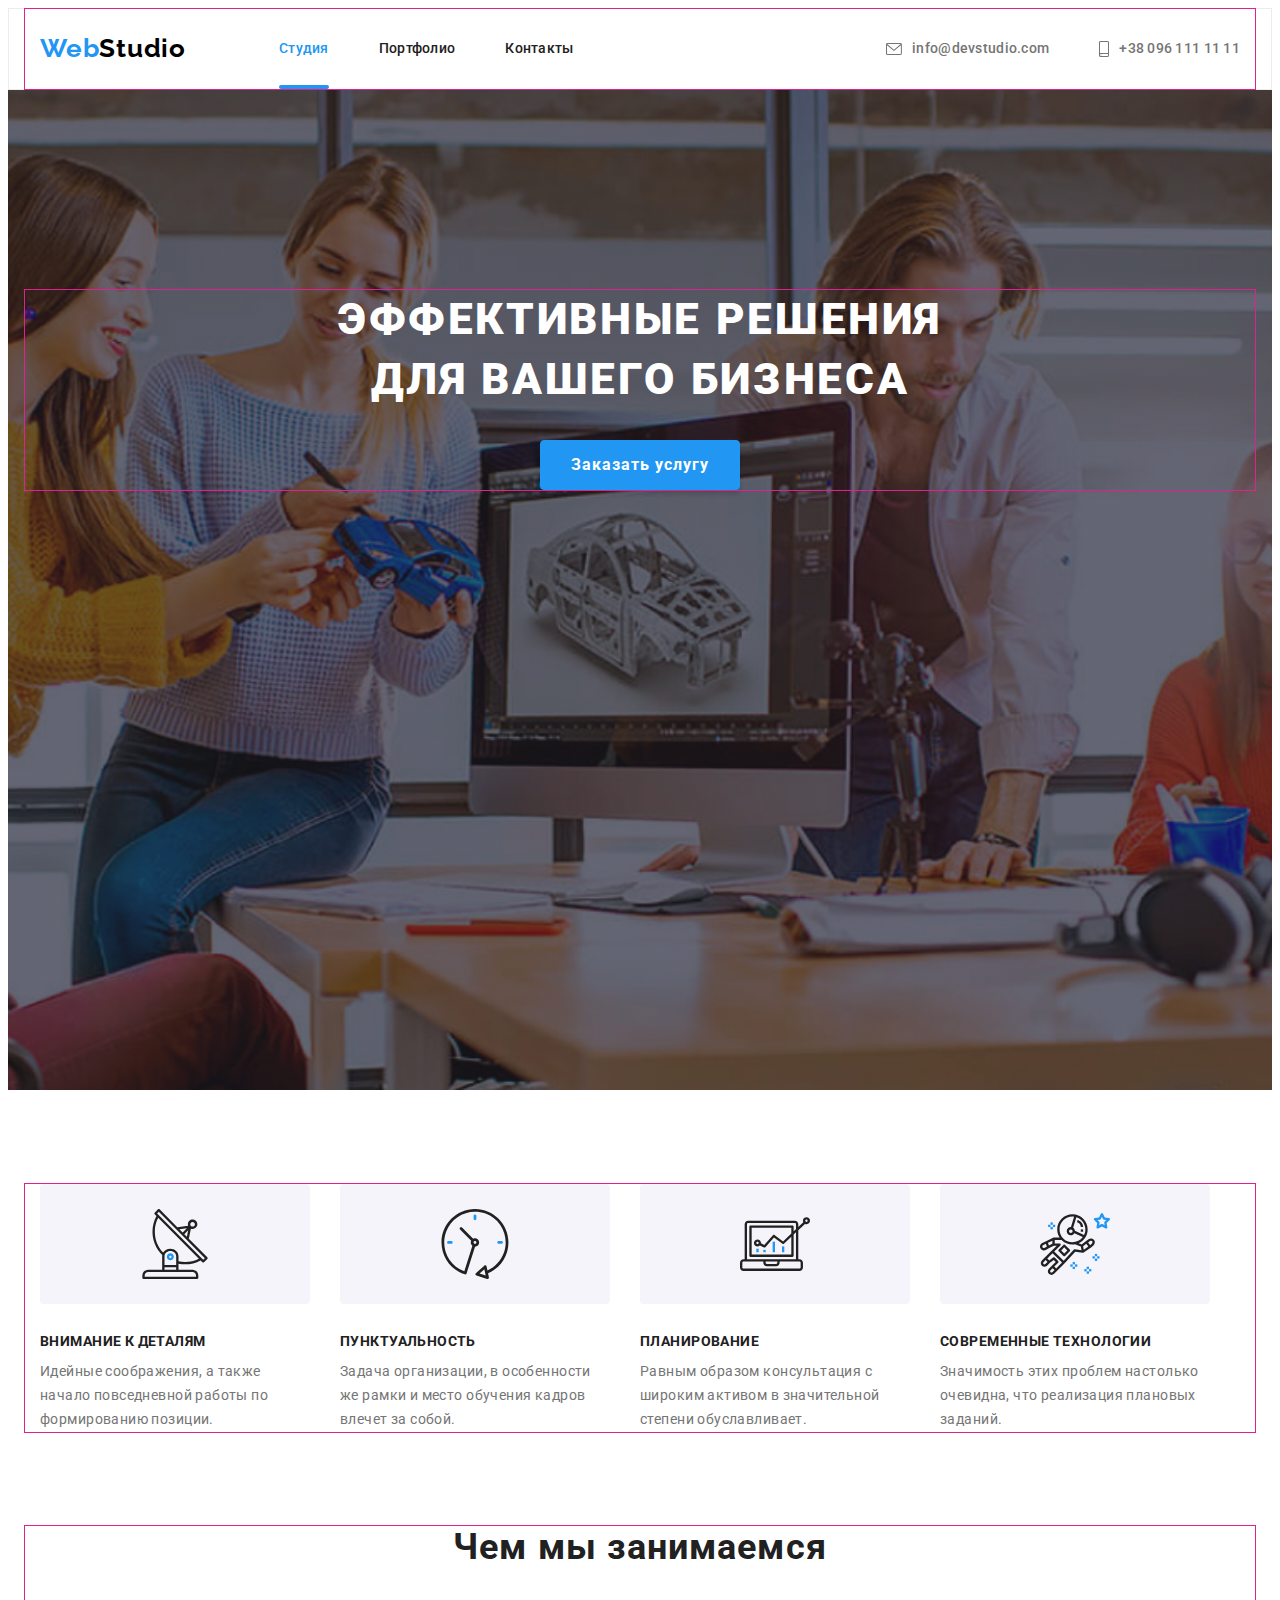
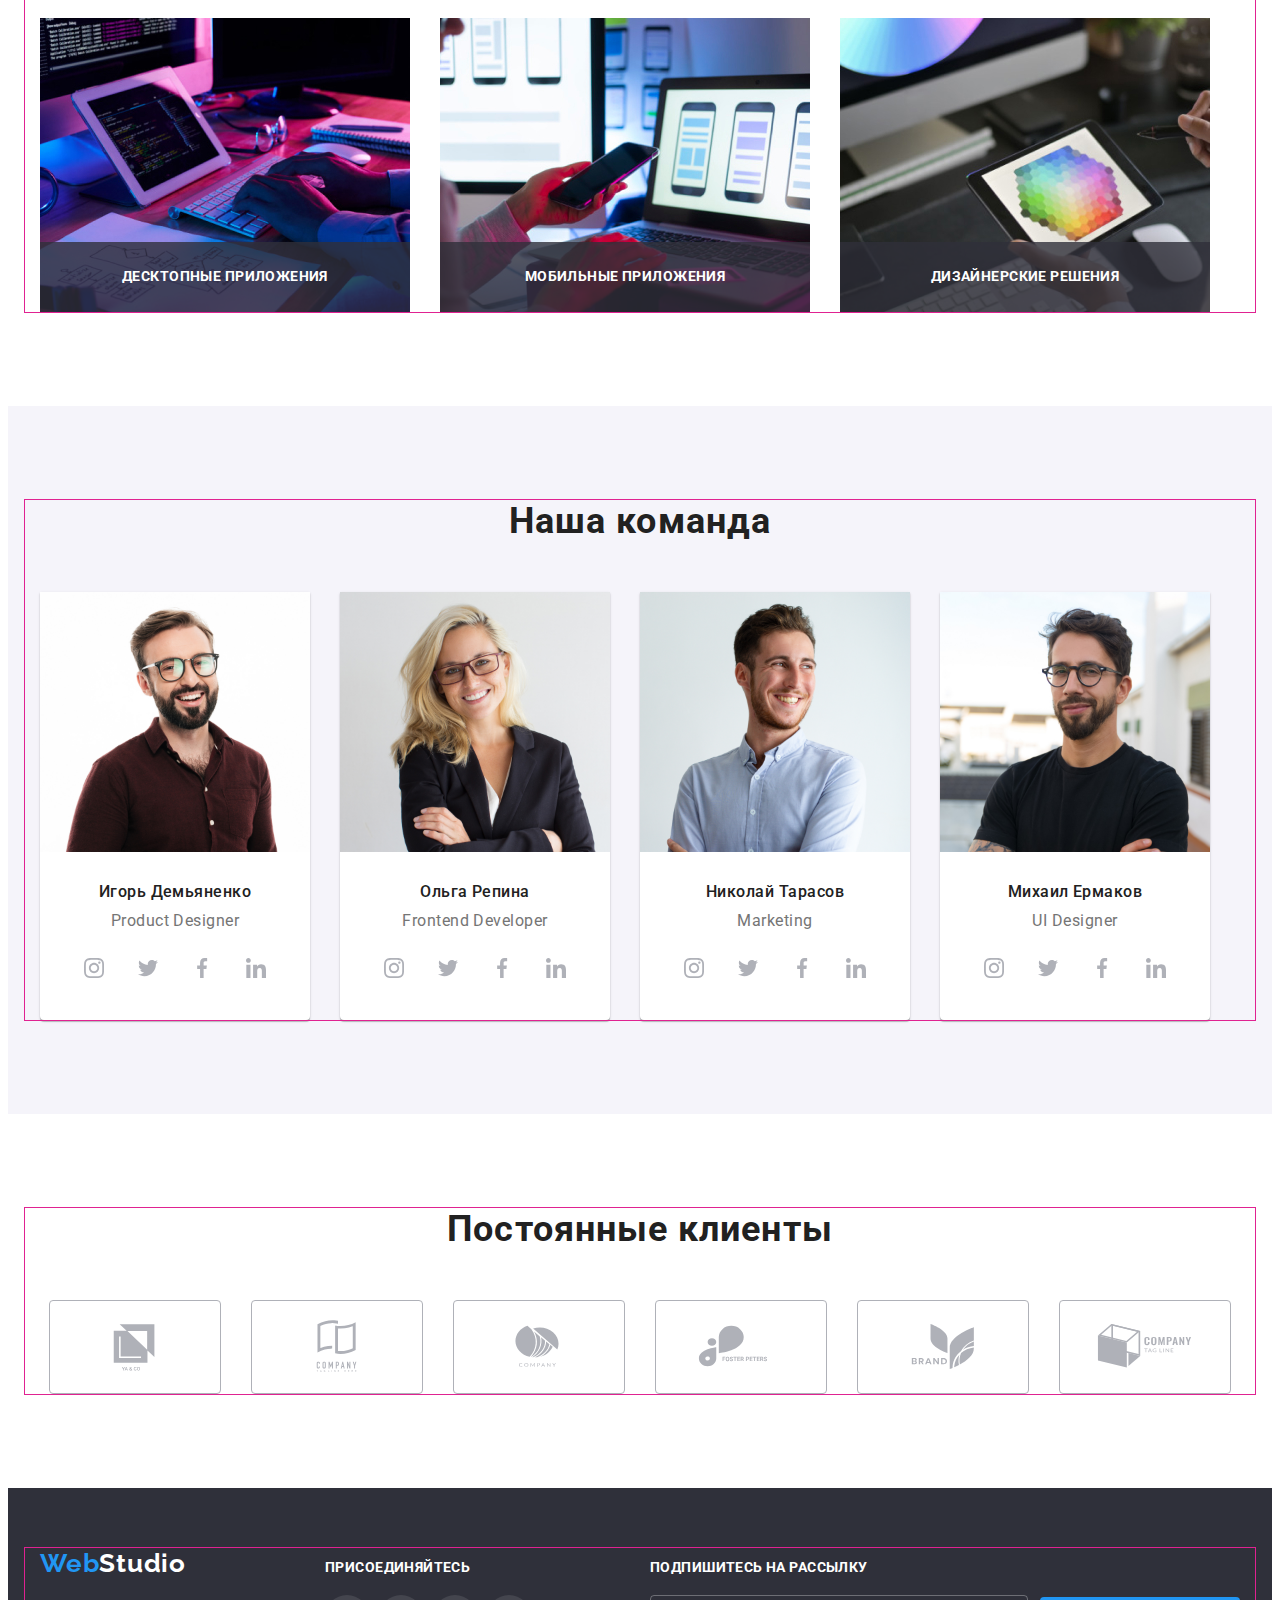
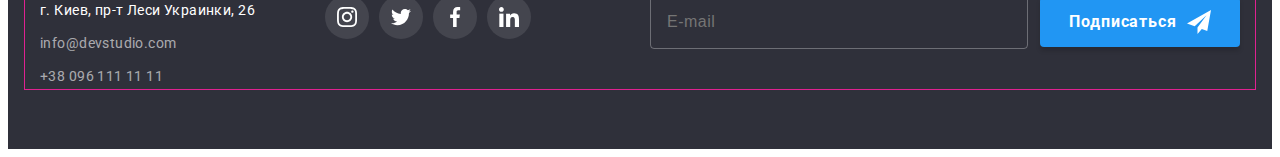
<file: index.html>
<!DOCTYPE html>
<html lang="ru">
<head>
    <meta charset="UTF-8">
    <meta http-equiv="X-UA-Compatible" content="IE=edge">
    <meta name="viewport" content="width=device-width, initial-scale=1.0">
    <link rel="preconnect" href="https://fonts.googleapis.com">
    <link rel="preconnect" href="https://fonts.gstatic.com" crossorigin>
    <link href="https://fonts.googleapis.com/css2?family=Raleway:wght@700&family=Roboto:wght@400;500;700;900&display=swap"
        rel="stylesheet">
        <link rel="stylesheet" href="https://cdnjs.cloudflare.com/ajax/libs/modern-normalize/1.1.0/modern-normalize.min.css"
            integrity="sha512-wpPYUAdjBVSE4KJnH1VR1HeZfpl1ub8YT/NKx4PuQ5NmX2tKuGu6U/JRp5y+Y8XG2tV+wKQpNHVUX03MfMFn9Q=="
            crossorigin="anonymous" referrerpolicy="no-referrer" />
    <link rel="stylesheet" href="./css/styles.css">
    <title>Студия</title>
</head>
<body>
   <header class="header">
       <div class="container">
       <nav class="header-navigation">
           <a href="" lang="en" class="logo link"> <span class="accent">Web</span>Studio</a>
           <ul class="header-list list"> 
               <li class="header-item"><a href="" class="header-link link current">Студия</a></li>
               <li class="header-item"><a href="./portfolio.html" class="header-link link">Портфолио</a></li>
               <li class="header-item"><a href="" class="header-link link">Контакты</a></li>
           </ul>
       </nav>
            <ul class="header-list-contacts list">
                <li class="header-item-contacts">
                    <a href="mailto:info@devstudio.com" class="header-link-contacts link current "> 
                <svg class="icon-envelope current" width="16" height="12">
                    <use href="./images/icons.svg#icon-envelope"></use>
                </svg>  info@devstudio.com</a>
                </li>
                <li class="header-item-contacts">
                        <a href="tel:+380961111111" class="header-link-contacts link ">
                        <svg class="icon-smartphone" width="10" height="16">
                            <use href="./images/icons.svg#icon-smartphone"></use>
                        </svg> +38 096 111 11 11</a>
                    </li>
            </ul>
        </div>
          </header>
   <main>
      <section class="hero section">
          <div class="container ">
          <h1 class="hero-title">Эффективные решения для вашего бизнеса</h1>
          <button type="button" class="hero-btn" data-modal-open >Заказать услугу</button>
          </div>
      </section> 
      <section class="feature section">
        <div class="container">
          <h2  class="feature-top-title visually-hidden">Преимущества</h2>
          <ul class="feature-list list">
              <li class="feature-item">
                  <div class="feature-icon">
                    <svg class="icon-antenna" width="70" height="70">
                    <use href="./images/icons.svg#icon-antenna-1"></use>
                </svg></div>
                  <h3 class="feature-bottom-title">Внимание к деталям</h3>
                  <p class="feature-text">Идейные соображения, а также начало повседневной работы по формированию позиции.</p>
              </li>
              <li class="feature-item">
                <div class="feature-icon">
                <svg class="icon-clock" width="70" height="70">
                    <use href="./images/icons.svg#icon-clock-1"></use>
                </svg></div>
                  <h3 class="feature-bottom-title">Пунктуальность</h3>
                  <p class="feature-text">Задача организации, в особенности  же рамки и место обучения кадров  влечет за собой.</p>
              </li>
              <li class="feature-item">
                <div class="feature-icon">
                <svg class="icon-diagram" width="70" height="70">
                    <use href="./images/icons.svg#icon-diagram-1"></use>
                </svg></div>
                  <h3 class="feature-bottom-title">Планирование</h3>
                  <p class="feature-text">Равным образом консультация с  широким активом в значительной степени обуславливает.</p>
              </li>
              <li class="feature-item">
                <div class="feature-icon">
                <svg class="icon-astronaut" width="70" height="70">
                    <use href="./images/icons.svg#icon-astronaut-1"></use>
                </svg></div>
                  <h3 class="feature-bottom-title">Современные технологии</h3>
                  <p class="feature-text">Значимость этих проблем настолько  очевидна, что реализация плановых заданий.</p>
              </li>
          </ul>
          </div>
      </section>
      <section class="work section">
          <div class="container">
          <h2 class="work-title">Чем мы занимаемся</h2>
          <ul class="work-list list">
              <li class="work-item">
                <div class="work-thumb">
                    <img src="./images/box1.jpg" alt="работа с ноутбуками" width="370">
                <div class="work-thumb-title">
                    <h3 class="work-bottom-title">Десктопные приложения</h3>
                </div>
                </div>
            </li>
              <li class="work-item">
                  <div class="work-thumb">
                  <img src="./images/box2.jpg" alt="работа со сматрфоном" width="370">
                <div class="work-thumb-title">
                    <h3 class="work-bottom-title">Мобильные приложения</h3>
                </div>
                </div>
            </li>
              <li class="work-item">
                  <div class="work-thumb">
                  <img src="./images/box3.jpg" alt="работа с планшетом" width="370">
                <div class="work-thumb-title">
                    <h3 class="work-bottom-title">Дизайнерские решения</h3>
                </div>
                </div>
            </li>
          </ul>
        </div>
      </section>
      <section class="team section">
          <div class="container">
          <h2 class="team-top-title">Наша команда</h2>
          <ul class="team-list list">
              <li class="team-item">
                  <img class="team-img" src="./images/photo1.jpg" alt="Product Designer" width="270">
                  <h3 class="team-bottom-title">Игорь Демьяненко</h3>
                  <p lang="en" class="team-text">Product Designer</p>
                  <ul class="team-soc-list  list">
                      <li class="team-soc-item current"><a class="team-soc-link current" href="">
                          <svg class="team-soc-icon current" width="20" height="20">
                        <use href="./images/icons.svg#icon-instagram-2"></use>
                    </svg></a></li>
                      <li class="team-soc-item"><a class="team-soc-link" href="">
                          <svg class="team-soc-icon" width="20" height="20">
                        <use href="./images/icons.svg#icon-twitter-1"></use>
                    </svg></a></li>
                      <li class="team-soc-item"><a class="team-soc-link" href="">
                          <svg class="team-soc-icon" width="20" height="20">
                        <use href="./images/icons.svg#icon-facebook-1"></use>
                    </svg></a></li>
                      <li class="team-soc-item"><a class="team-soc-link" href="">
                          <svg class="team-soc-icon" width="20" height="20">
                        <use href="./images/icons.svg#icon-linkedin-1"></use>
                    </svg></a></li>
                  </ul>
              </li>
              <li class="team-item">
                  <img class="team-img" src="./images/photo2.jpg" alt="Ольга Репин" width="270">
                  <h3 class="team-bottom-title">Ольга Репина</h3>
                  <p lang="en" class="team-text">Frontend Developer</p>
                <ul class="team-soc-list  list">
                    <li class="team-soc-item"><a class="team-soc-link" href="">
                            <svg class="team-soc-icon" width="20" height="20">
                                <use href="./images/icons.svg#icon-instagram-2"></use>
                            </svg></a></li>
                    <li class="team-soc-item"><a class="team-soc-link" href="">
                            <svg class="team-soc-icon" width="20" height="20">
                                <use href="./images/icons.svg#icon-twitter-1"></use>
                            </svg></a></li>
                    <li class="team-soc-item"><a class="team-soc-link" href="">
                            <svg class="team-soc-icon" width="20" height="20">
                                <use href="./images/icons.svg#icon-facebook-1"></use>
                            </svg></a></li>
                    <li class="team-soc-item"><a class="team-soc-link" href="">
                            <svg class="team-soc-icon" width="20" height="20">
                                <use href="./images/icons.svg#icon-linkedin-1"></use>
                            </svg></a></li>
                </ul>
              </li>
              <li class="team-item">
                  <img class="team-img" src="./images/photo3.jpg" alt="Николай Тарасов" width="270">
                  <h3 class="team-bottom-title">Николай Тарасов</h3>
                  <p lang="en" class="team-text">Marketing</p>
                <ul class="team-soc-list  list">
                    <li class="team-soc-item"><a class="team-soc-link" href="">
                            <svg class="team-soc-icon" width="20" height="20">
                                <use href="./images/icons.svg#icon-instagram-2"></use>
                            </svg></a></li>
                    <li class="team-soc-item"><a class="team-soc-link" href="">
                            <svg class="team-soc-icon" width="20" height="20">
                                <use href="./images/icons.svg#icon-twitter-1"></use>
                            </svg></a></li>
                    <li class="team-soc-item"><a class="team-soc-link" href="">
                            <svg class="team-soc-icon" width="20" height="20">
                                <use href="./images/icons.svg#icon-facebook-1"></use>
                            </svg></a></li>
                    <li class="team-soc-item"><a class="team-soc-link" href="">
                            <svg class="team-soc-icon" width="20" height="20">
                                <use href="./images/icons.svg#icon-linkedin-1"></use>
                            </svg></a></li>
                </ul>
              </li>
              <li class="team-item">
                  <img class="team-img" src="./images/photo4.jpg" alt="Михаил Ермаков" width="270">
                  <h3 class="team-bottom-title">Михаил Ермаков</h3>
                  <p lang="en" class="team-text">UI Designer</p>
                <ul class="team-soc-list  list">
                    <li class="team-soc-item"><a class="team-soc-link" href="">
                            <svg class="team-soc-icon" width="20" height="20">
                                <use href="./images/icons.svg#icon-instagram-2"></use>
                            </svg></a></li>
                    <li class="team-soc-item"><a class="team-soc-link" href="">
                            <svg class="team-soc-icon" width="20" height="20">
                                <use href="./images/icons.svg#icon-twitter-1"></use>
                            </svg></a></li>
                    <li class="team-soc-item"><a class="team-soc-link" href="">
                            <svg class="team-soc-icon" width="20" height="20">
                                <use href="./images/icons.svg#icon-facebook-1"></use>
                            </svg></a></li>
                    <li class="team-soc-item"><a class="team-soc-link" href="">
                            <svg class="team-soc-icon" width="20" height="20">
                                <use href="./images/icons.svg#icon-linkedin-1"></use>
                            </svg></a></li>
                </ul>
              </li>
          </ul>
        </div>
      </section>
      <section class="clients section">
        <div class="container">
            <h2 class="clients-title">Постоянные клиенты</h2>
            <ul class="clients-list list">
                <li class="clients-item"><a class="clients-link" href="">
                    <svg class="clients-icon" width="106" height="60">
                        <use href="./images/icons.svg#icon-Logo"></use>
                    </svg>
                </a></li>
                <li class="clients-item"><a class="clients-link" href="">
                    <svg class="clients-icon" width="106" height="60">
                        <use href="./images/icons.svg#icon-Logo1"></use>
                    </svg>
                </a></li>
                <li class="clients-item"><a class="clients-link" href="">
                    <svg class="clients-icon" width="106" height="60">
                        <use href="./images/icons.svg#icon-Logo2"></use>
                    </svg>
                </a></li>
                <li class="clients-item "><a class="clients-link current" href="">
                    <svg class="clients-icon" width="106" height="60">
                        <use href="./images/icons.svg#icon-Logo3"></use>
                    </svg>
                </a></li>
                <li class="clients-item"><a class="clients-link" href="">
                    <svg class="clients-icon" width="106" height="60">
                        <use href="./images/icons.svg#icon-Logo4"></use>
                    </svg>
                </a></li>
                <li class="clients-item"><a class="clients-link" href="">
                    <svg class="clients-icon" width="106" height="60">
                        <use href="./images/icons.svg#icon-Logo5"></use>
                    </svg>
                </a></li>
            </ul>
        </div>
      </section>
   </main>
   <footer class="footer">
       <div class="container footer-contacts">
           <div class="addresses">
    <a href="" lang="en" class="logo-second link"><span class="accent">Web</span>Studio</a>
       <address class="footer-address">
        <ul class="footer-list list">
            <li class="footer-item-address">г. Киев, пр-т Леси Украинки, 26</li>
            <li class="footer-item mail"><a href="mailto:info@devstudio.com" class="footer-link link">info@devstudio.com</a></li>
             <li class="footer-item"><a href="tel:+380961111111" class="footer-link link">+38 096 111 11 11</a></li>
        </ul>
    </address></div>
    <div class="social">
    <p class="footer-text">присоединяйтесь</p>
    <ul class="footer-soc-list list">
        <li class="footer-soc-item"><a class="footer-soc-link" href="">
            <svg class="footer-soc-icon" width="20" height="20">
            <use href="./images/icons.svg#icon-instagram-2"></use>
        </svg></a></li>
        <li class="footer-soc-item"><a class="footer-soc-link current"  href="">
            <svg class="footer-soc-icon" width="20" height="20">
            <use href="./images/icons.svg#icon-twitter-1"></use>
        </svg></a></li>
        <li class="footer-soc-item"><a class="footer-soc-link"  href="">
            <svg class="footer-soc-icon" width="20" height="20">
            <use href="./images/icons.svg#icon-facebook-1"></use>
        </svg></a></li>
        <li class="footer-soc-item"><a class="footer-soc-link"  href="">
            <svg class="footer-soc-icon" width="20" height="20">
            <use href="./images/icons.svg#icon-linkedin-1"></use>
        </svg></a></li>
    </ul></div>
    <div class="footer-form">
        <p class="footer-form-text">Подпишитесь на рассылку</p>
            <form class="footer-form-content">
            <input 
            type="email"
            class="footer-input"
            name="user-email"
            placeholder="E-mail">
            <button type="submit" class="footer-form-btn">Подписаться
                <svg class="footer-form-icon" width="24" height="24">
                    <use href="./images/icons.svg#icon-icon-send1"></use>
                </svg>
            </button>
        </form>
        </div>
        </div>
       </footer>
       <div class="backdrop is-hidden" data-modal>
           <div class="modal">
               <svg class="modal-close" width="18" height="18" data-modal-close>
                <use href="./images/icons.svg#icon-close-black-18dp-2-1"></use>
               </svg>
               <p class="modal-text">Оставьте свои данные, мы вам перезвоним</p>
               <form>
                <div class="modal-field">
                    <label for="name" class="modal-label">Имя</label>
                    <div class="modal-input-wrap">
                    <input
                     type="text"
                     name="name"
                     id="name"
                     class="modal-input" />
                    <svg class="modal-field-icon" width="18" height="18">
                        <use href="./images/icons.svg#icon-person-black-18dp-1"></use>
                    </svg></div>
                </div>
                <div class="modal-field">
                    <label for="tel" class="modal-label">Телефон</label>
                    <div class="modal-input-wrap">
                    <input
                     type="tel"
                     name="tel"
                     id="tel" 
                     class="modal-input"/>
                    <svg class="modal-field-icon" width="18" height="18">
                        <use href="./images/icons.svg#icon-phone-black-18dp-1"></use>
                    </svg></div>
                </div>
                <div class="modal-field">
                    <label for="email" class="modal-label">Почта</label>
                    <div class="modal-input-wrap">
                    <input 
                     type="email"
                     name="email"
                     id="email"
                     class="modal-input"
                     />
                    <svg  class="modal-field-icon" width="18" height="18">
                        <use href="./images/icons.svg#icon-email-black-18dp-1"></use>
                    </svg></div>
                </div>
                <div class="modal-field-area">
                    <label for="text" class="modal-label">Комментарий</label>
                <textarea
                    name="text"
                    id="text"
                    placeholder="Введите текст"
                    class="modal-area"
                ></textarea>
                </div>
                <div class="modal-field-check">
                    <input
                    type="checkbox" 
                    class="input-check visually-hidden"
                    id="input-check"
                    name="policy" 
                    value="policy" />
                    <label for="input-check" 
                    class="check-text">Соглашаюсь с рассылкой и принимаю<a href="" class="check-link">Условия договора</a>
                    </label>
                </div>
                <button type="submit" class="modal-field-btn">Отправить</button>
               </form>
           </div>
       </div>
    <script src="./js/modal.js"></script>
</body>
</html>
</file>
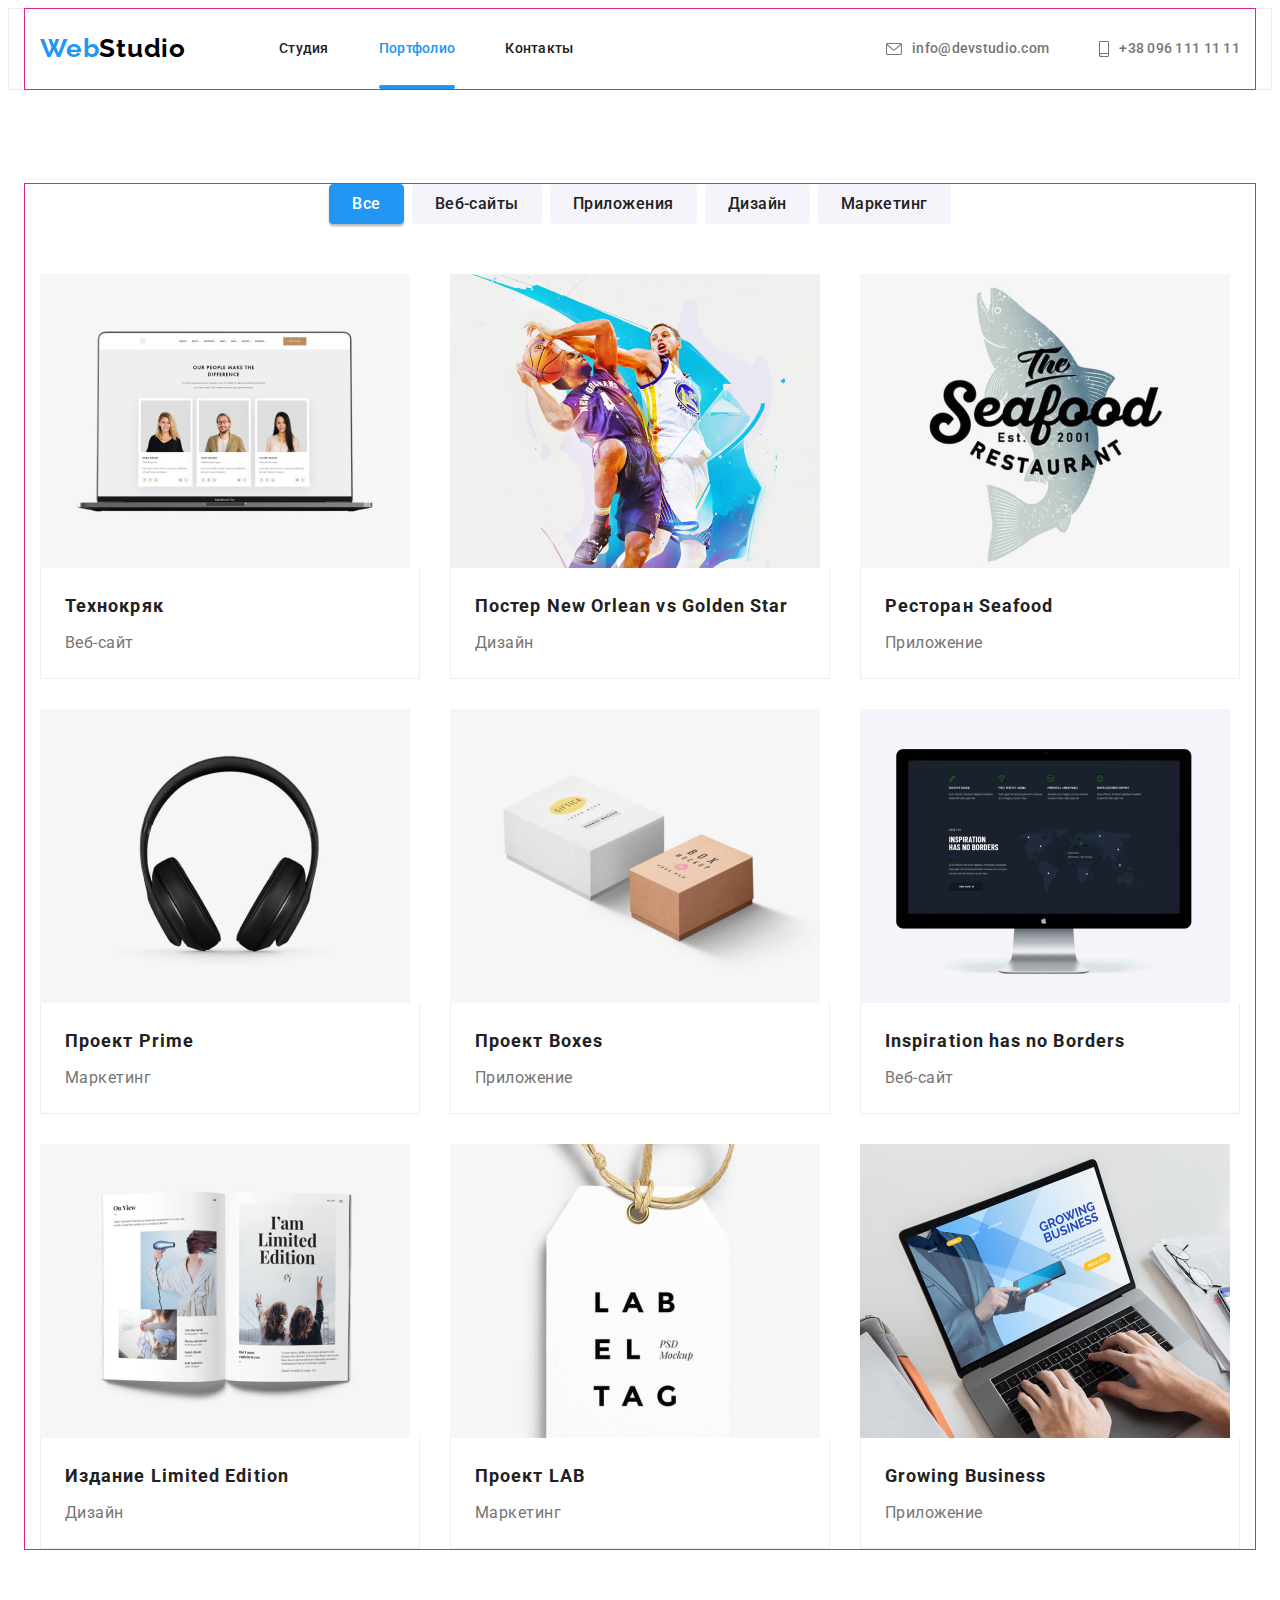
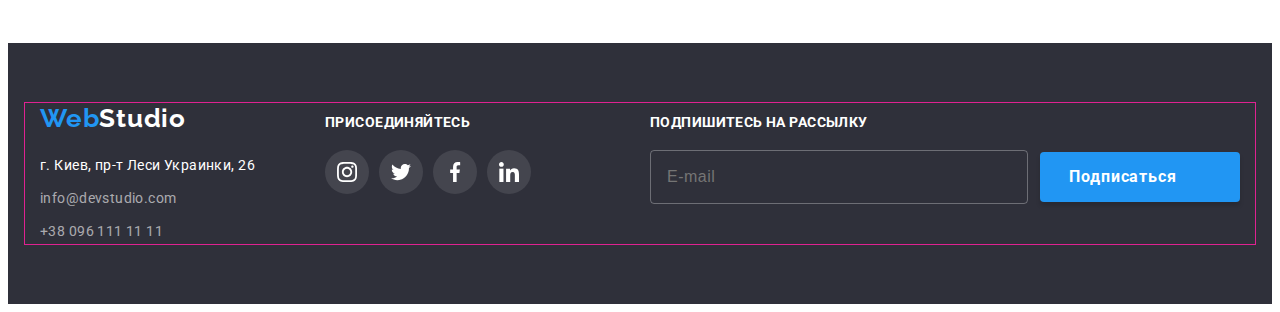
<file: portfolio.html>
<!DOCTYPE html>
<html lang="ru">
<head>
    <meta charset="UTF-8">
    <meta http-equiv="X-UA-Compatible" content="IE=edge">
    <meta name="viewport" content="width=device-width, initial-scale=1.0">
    <link rel="preconnect" href="https://fonts.googleapis.com">
    <link rel="preconnect" href="https://fonts.gstatic.com" crossorigin>
    <link href="https://fonts.googleapis.com/css2?family=Raleway:wght@700&family=Roboto:wght@400;500;700;900&display=swap"
        rel="stylesheet">
        <link rel="stylesheet" href="https://cdnjs.cloudflare.com/ajax/libs/modern-normalize/1.1.0/modern-normalize.min.css"
            integrity="sha512-wpPYUAdjBVSE4KJnH1VR1HeZfpl1ub8YT/NKx4PuQ5NmX2tKuGu6U/JRp5y+Y8XG2tV+wKQpNHVUX03MfMFn9Q=="
            crossorigin="anonymous" referrerpolicy="no-referrer" />
    <link rel="stylesheet" href="./css/styles.css">
    <title>Портфолио</title>
</head>
<body>
    <header class="header">
        <div class="container">
        <nav class="header-navigation">
            <a href="" lang="en" class="logo link"><span class="accent">Web</span>Studio</a>
            <ul class="header-list list"> 
                <li class="header-item"><a href="./index.html" class="header-link link">Студия</a></li>
                <li class="header-item"><a href="" class="header-link link current">Портфолио</a></li>
                <li class="header-item"><a href="" class="header-link link">Контакты</a></li>
            </ul>
        </nav> 
            <ul class="header-list-contacts list">
                <li class="header-item-contacts"><a href="mailto:info@devstudio.com" class="header-link-contacts link">
                    <svg class="icon-envelope current" width="16" height="12">
                        <use href="./images/icons.svg#icon-envelope"></use>
                    </svg> info@devstudio.com</a></li>
                <li class="header-item-contacts"><a href="tel:+380961111111" class="header-link-contacts link">
                    <svg class="icon-smartphone" width="10" height="16">
                        <use href="./images/icons.svg#icon-smartphone"></use>
                    </svg> +38 096 111 11 11</a></li>
            </ul>
        </div>
    </header>
    <main>
        <section class="portfolio section">
            <div class="container">
                <h1  class="portfolio-top-title visually-hidden">Портфолио</h1>
            <ul class="portfolio-btn-list list">
                <li class="portfolio-btn-item"> <button type="button" class="portfolio-btn current-btn">Все</button> </li>
                <li class="portfolio-btn-item"><button type="button" class="portfolio-btn">Веб-сайты</button></li>
                <li class="portfolio-btn-item"><button type="button" class="portfolio-btn">Приложения</button></li>
                <li class="portfolio-btn-item"><button type="button" class="portfolio-btn">Дизайн</button></li>
                <li class="portfolio-btn-item"><button type="button" class="portfolio-btn">Маркетинг</button></li>
            </ul> 
            <ul class="portfolio-list list">
                <li class="portfolio-item"> 
                        <a class="portfolio-link link" href="">  
                          <div class="overlay">                                         
                        <img src="./images/box4.jpg" alt="Веб-сайт" width="370"> 
                        <p class="overlay-text">Ресурс предлагает комплексные предложения с разным уровнем функционала и сервисов. Все это позволит посетителю получить
                        исчерпывающие сведения  о компании или частном лице.</p></div>
                        <div class="portfolio-content">
                        <h2 class="portfolio-bottom-title">Технокряк</h2>
                        <p class="portfolio-text">Веб-сайт</p></div></a>
                </li>
                <li class="portfolio-item"> 
                    <a class="portfolio-link link" href="">
                        <div class="overlay">
                        <img src="./images/box5.jpg" alt="Постер" width="370">
                        <p class="overlay-text">Ресурс предлагает комплексные предложения с разным уровнем функционала и сервисов. Все это
                            позволит посетителю получить
                            исчерпывающие сведения  о компании или частном лице.</p>
                        </div>
                        <div class="portfolio-content">
                        <h2 class="portfolio-bottom-title">Постер <span lang="en">New Orlean vs Golden Star</span> </h2>
                        <p class="portfolio-text">Дизайн</p> </div></a>
                </li> 
                <li class="portfolio-item">  
                    <a class="portfolio-link link" href="">
                        <div class="overlay">
                        <img src="./images/box6.jpg" alt="Ресторан " width="370">
                        <p class="overlay-text">Ресурс предлагает комплексные предложения с разным уровнем функционала и сервисов. Все это
                            позволит посетителю получить
                            исчерпывающие сведения  о компании или частном лице.</p>
                        </div>
                        <div class="portfolio-content">
                        <h2 class="portfolio-bottom-title">Ресторан <span lang="en">Seafood</span></h2>
                        <p class="portfolio-text">Приложение</p></div></a>
                </li>
                <li class="portfolio-item"> 
                    <a class="portfolio-link link" href="">
                        <div class="overlay">
                        <img src="./images/box7.jpg" alt="Наушники" width="370">
                        <p class="overlay-text">Ресурс предлагает комплексные предложения с разным уровнем функционала и сервисов. Все это
                            позволит посетителю получить
                            исчерпывающие сведения  о компании или частном лице.</p>
                        </div>
                        <div class="portfolio-content">
                        <h2 class="portfolio-bottom-title">Проект <span lang="en">Prime</span></h2>
                        <p class="portfolio-text">Маркетинг</p> </div></a>
                </li>
                <li class="portfolio-item">  
                    <a class="portfolio-link link" href="">
                        <div class="overlay">
                        <img src="./images/box8.jpg" alt="Упаковка" width="370">
                        <p class="overlay-text">Ресурс предлагает комплексные предложения с разным уровнем функционала и сервисов. Все это
                            позволит посетителю получить
                            исчерпывающие сведения  о компании или частном лице.</p>
                        </div>
                        <div class="portfolio-content">
                        <h2 class="portfolio-bottom-title">Проект <span lang="en">Boxes</span></h2>
                        <p class="portfolio-text">Приложение</p> </div></a>
                </li>
                <li class="portfolio-item">    
                    <a class="portfolio-link link" href="">
                        <div class="overlay">
                        <img src="./images/box9.jpg" alt="Монитор" width="370">
                        <p class="overlay-text">Ресурс предлагает комплексные предложения с разным уровнем функционала и сервисов. Все это
                            позволит посетителю получить
                            исчерпывающие сведения  о компании или частном лице.</p>
                        </div>
                        <div class="portfolio-content">
                        <h2 lang="en" class="portfolio-bottom-title">Inspiration has no Borders</h2>
                        <p class="portfolio-text">Веб-сайт</p> </div></a>
                </li>
                <li class="portfolio-item">  
                    <a class="portfolio-link link" href="">
                        <div class="overlay">
                        <img src="./images/box10.jpg" alt="Журнал" width="370">
                        <p class="overlay-text">Ресурс предлагает комплексные предложения с разным уровнем функционала и сервисов. Все это
                            позволит посетителю получить
                            исчерпывающие сведения  о компании или частном лице.</p>
                        </div>
                        <div class="portfolio-content">
                        <h2 class="portfolio-bottom-title">Издание <span lang="en">Limited Edition</span></h2>
                        <p class="portfolio-text">Дизайн</p></div></a>
                </li>
                <li class="portfolio-item">  
                    <a class="portfolio-link link" href="">
                        <div class="overlay">
                        <img src="./images/box11.jpg" alt="Карточка" width="370">
                        <p class="overlay-text">Ресурс предлагает комплексные предложения с разным уровнем функционала и сервисов. Все это
                            позволит посетителю получить
                            исчерпывающие сведения  о компании или частном лице.</p>
                        </div>
                        <div class="portfolio-content">
                        <h2 class="portfolio-bottom-title">Проект <span lang="en">LAB</span></h2>
                        <p class="portfolio-text">Маркетинг</p></div></a>
                </li>
                <li class="portfolio-item">   
                    <a class="portfolio-link link" href="">
                        <div class="overlay">
                        <img src="./images/box12.jpg" alt="Ноутбук" width="370">
                        <p class="overlay-text">Ресурс предлагает комплексные предложения с разным уровнем функционала и сервисов. Все это
                            позволит посетителю получить
                            исчерпывающие сведения  о компании или частном лице.</p>
                        </div>
                        <div class="portfolio-content">
                        <h2 lang="en" class="portfolio-bottom-title">Growing Business</h2>
                        <p class="portfolio-text">Приложение</p> </div></a>
                </li>
            </ul>
            </div>
        </section>
    </main>
    <footer class="footer">
        <div class="container footer-contacts">
            <div class="addresses">
        <a href="" lang="en" class="logo-second link"><span class="accent">Web</span>Studio</a>
        <address class="footer-address">
            <ul class="footer-list list">
                <li class="footer-item-address">г. Киев, пр-т Леси Украинки, 26</li>
                <li class="footer-item mail"><a href="mailto:info@devstudio.com" class="footer-link link">info@devstudio.com</a></li>
                <li class="footer-item"><a href="tel:+380961111111" class="footer-link link">+38 096 111 11 11</a></li>
            </ul>
        </address></div>
           <div class="social">
            <p class="footer-text">присоединяйтесь</p>
            <ul class="footer-soc-list list">
                <li class="footer-soc-item"><a class="footer-soc-link" href="">
                        <svg class="footer-soc-icon" width="20" height="20">
                            <use href="./images/icons.svg#icon-instagram-2"></use>
                        </svg></a></li>
                <li class="footer-soc-item"><a class="footer-soc-link current" href="">
                        <svg class="footer-soc-icon" width="20" height="20">
                            <use href="./images/icons.svg#icon-twitter-1"></use>
                        </svg></a></li>
                <li class="footer-soc-item"><a class="footer-soc-link" href="">
                        <svg class="footer-soc-icon" width="20" height="20">
                            <use href="./images/icons.svg#icon-facebook-1"></use>
                        </svg></a></li>
                <li class="footer-soc-item"><a class="footer-soc-link" href="">
                        <svg class="footer-soc-icon" width="20" height="20">
                            <use href="./images/icons.svg#icon-linkedin-1"></use>
                        </svg></a></li>
            </ul>
            </div>
            <div class="footer-form">
                <p class="footer-form-text">Подпишитесь на рассылку</p>
                <form class="footer-form-content">
                    <input type="email" class="footer-input" name="user-email" placeholder="E-mail">
                    <button type="submit" class="footer-form-btn">Подписаться
                        <svg class="footer-form-icon" width="24" height="24">
                            <use href="./images/icons.svg#icon-icon-send"></use>
                        </svg>
                    </button>
                </form>
            </div>
        </div>
    </footer>
    </body>
</html>
</file>
<file: css/styles.css>
:root {
  --body-color:#ffffff;/* колір фону сайту*/
  --logo-top-color: #000000; /* лого хедер*/
  --logo-bottom-color:#FFFFFF;/* лого футер*/
  --accent-color: #2196F3; /*  лого веб*/
  --header-color:  #212121;;/* колір посилань*/
  --hover-color:#2196F3;/* колір посилань при ховері*/
  --current-color:#2196F3; /* знаходження на поточному посиланні*/
  --hero-color:#2F303A;/* колір фону героя*/
  --top-title-color:  #FFFFFF;/* колір заголовку 1 студія*/
  --bottom-title-color: #212121;/* колір заголовку 2 студія*/
  --second-title-color:#212121;/* колір заголовку 3 студія*/
  --third-title-color:#212121;/* колір заголовку 1 портфоліо*/
  --top-btn-color: #FFFFFF;/* колір тексту кнопки студія*/
  --hover-btn-color:#188CE8;/* колір тексту кнопки студія при ховері*/
  --second-btn-color: #212121;/* колір тексту кнопки портфоліо*/
  --bacground-btn-color:#F5F4FA;/* колір фону кнопки портфоліо*/
  --top-text-color:#757575;/* колір тексту 1 студія*/
  --bottom-text-color: #757575;/* колір тексту 2 студія*/
  --second-text-color:#757575;/* колір тексту портфоліо*/
  --team-color:#FFFFFF;/* колір фону команда*/
  --team-fon-color:#F5F4FA;/* колір фону секціі команда*/
  --footer-color:#2F303A;/* колір фону футер*/
  --address-color:#FFFFFF;/* колір адреси*/
  --contacts-color: rgba(255, 255, 255, 0.6);/* колір пошти тел*/
  --portfolio-fon-color:#FFFFFF;/* колір фону карток портфоліо*/
  --first-margin:30px;
  --second-margin:30px;
  --duration:250ms;
  --time-function:cubic-bezier(0.4, 0, 0.2, 1);
 }
body {
  font-family: 'Roboto',sans-serif;
  font-size: 14px;

  color: var(--top-text-color);
  background-color:var(--body-color);
}
p,
h1,
h2,
h3,
h4,
h5,
h6 {
  margin: 0;
}
ul,
ol {
  padding-left: 0;
  margin: 0;
}
img {
  display: block;
  max-width: 100%;
  height: auto;
}
.link {
  text-decoration: none;
}
.list {
  list-style: none;
}
.container {
  width: 1200px;
  padding-left: 15px;
  padding-right: 15px;
  margin: 0 auto;

  outline: 1px solid rgb(224, 34, 145);
}
.section{
  padding-top: 94px;
  padding-bottom: 94px;
}
.visually-hidden {
  position: absolute;

  white-space: nowrap;
  width: 1px;
  height: 1px;
  overflow: hidden;
  border: 0;
  padding: 0;
  clip: rect(0 0 0 0);
  clip-path: inset(50%);
  margin: -1px;
}

/*-----------HEADER-----------*/

.header{
  border: 1px solid #ECECEC;
}
.header .container{
  display: flex;
  align-items: center;
}
.header-navigation{
  display: flex;
}
.logo {
font-family: 'Raleway','Tahoma', sans-serif;
font-weight: 700;
font-size: 26px;
line-height: 1.19;
letter-spacing: 0.03em;

padding-top: 24px;
padding-bottom: 24px;

color: var(--logo-top-color);

}
.accent{
font-family: 'Raleway','Tahoma', sans-serif;
font-weight: 700;
font-size: 26px;
line-height: 1.19;
letter-spacing: 0.03em;

color: var(--accent-color)
}
.header-list{
display: flex;
align-items: center;
margin-left: 93px;
}
.header-item + .header-item{
margin-left: 50px;
}
.header-link{
position: relative;

font-weight: 500;
font-size: 14px;
line-height: 1.14;
letter-spacing: 0.02em;

display: block;
padding-top: 32px;
padding-bottom: 32px;

color: var(--header-color);
transition: color var(--duration) var(--time-function);
}
.header-link:hover,
.header-link:focus {
color:var(--hover-color);
}
.header-link.current{
color: var(--current-color);
}
.header-link.current::after{
  position: absolute;
  bottom: 0;
  content: "";
  width: 100%;
  height: 4px; 
  border-radius: 2px;

  display: block;

  background-color:var(--current-color);
}
.header-list-contacts{
display: flex;
margin-left: auto;
}
.header-link-contacts{
font-weight: 500;
font-size: 14px;
line-height: 1.14;
letter-spacing: 0.02em;

display: flex;
align-items: center;
padding-top: 32px;
padding-bottom: 32px;

color: var(--top-text-color);

transition: color var(--duration) var(--time-function);
}
.header-item-contacts + .header-item-contacts{
margin-left: 50px;
}
.header-item-contacts{
display: flex;
align-items: center;
}
.icon-envelope{
  display: block;
  cursor: pointer;
  margin-right: 10px;

  fill: var(--top-text-color);
}
 .header-link-contacts:hover,
.header-link-contacts:focus {
color:var(--hover-color);
}
.header-link-contacts:hover .icon-envelope,
.header-link-contacts:focus .icon-envelope{
fill:var(--hover-color);
}
.icon-smartphone{
  display: block;
  cursor: pointer;
  margin-right: 10px;

  fill: var(--top-text-color);
}
.header-link-contacts:hover .icon-smartphone,
.header-link-contacts:focus .icon-smartphone{
fill:var(--hover-color);
}

/*-----------HERO-----------*/

.hero{
  padding-top: 200px;
  padding-bottom: 200px;
  text-align: center;
  max-width: 1600px;
  height: 600px; 
  margin-left: auto;
  margin-right: auto;

  background-image: linear-gradient(
      rgba(47, 48, 58, 0.4),
      rgba(47, 48, 58, 0.4)
    ),
    url(../images/hero.jpg);

  background-repeat: no-repeat;
  background-position: center;
  background-size: cover;
}
.hero-title{
font-family: 'Roboto';
font-weight: 900;
font-size: 44px;
line-height: 1.36;
letter-spacing: 0.06em;
text-transform: uppercase;
text-align: center;

display: inline-block;
width: 696px;
margin-bottom: var(--second-margin);

color: var(--top-title-color);
}
.hero-btn { 
font-family: inherit;
font-weight: 700;
font-size: 16px;
line-height: 1.88;
text-align: center;
letter-spacing: 0.06em;

display: block;
min-width: 200px;
height: 50px;
margin: 0 auto;
border: 1px solid #2196F3;justify-content: center;
align-items: center;
box-shadow: 0px 4px 4px rgba(0, 0, 0, 0.15);
border-radius: 4px;

color: var(--top-btn-color);
background-color:var(--accent-color) ;

transition: background-color var(--duration) var(--time-function),color var(--duration) var(--time-function);
}

.hero-btn:hover,
.hero-btn:focus{
background-color:var(--hover-btn-color) ; 
}

/*-------------FEATURE---------------*/

.feature{
  padding-bottom: 47px;
}
.feature-list{
  display: flex;
}
.feature-item{
  width: 270px;
}
.feature-item + .feature-item{
 margin-left: var(--first-margin);
}
.feature-icon{
display: flex;
width: 270px;
height: 120px;
border-radius: 4px;
justify-content: center;
align-items: center;
margin-bottom: 30px;

background-color: var(--team-fon-color);
}
.feature-bottom-title{
font-family: 'Roboto';
font-size: 14px;
line-height: 1.14;
letter-spacing: 0.03em;
text-transform: uppercase;

margin-bottom: 10px;

color: var(--second-title-color);
}
.feature-text{
font-size: 14px;
line-height: 1.71;
letter-spacing: 0.03em;

color: var(--top-text-color);
}

/*-----------------work----------------*/

.work{
  padding-top: 47px;
}
.work-title,
.team-top-title,
.clients-title{
font-family: 'Roboto';
font-size: 36px;
line-height: 1.17;
text-align: center;
letter-spacing: 0.03em;

margin-bottom: 50px;

color: var(--bottom-title-color);
}
.work-list{
  display: flex;
}
.work-item + .work-item{
  margin-left: var(--first-margin);
}
.work-thumb{
  position: relative;
}
.work-thumb-title{
  position: absolute;
  bottom: 0;

  display: flex;
  width: 100%;
  height: 70px;
  justify-content: center;
  align-items: center;
  
  background-color: rgba(47, 48, 58, 0.8);
}
.work-bottom-title{
font-family: 'Roboto';
font-size: 14px;
line-height: 1.14;
letter-spacing: 0.03em;
text-transform: uppercase;

color: #FFFFFF;
}

/*---------------team--------------------*/

.team{
   background-color:var(--team-fon-color);
}
.team-list{
  display: flex;
}
.team-item + .team-item{
  margin-left: var(--first-margin);
}
.team-item{
  box-shadow: 0px 1px 3px rgba(0, 0, 0, 0.12), 0px 1px 1px rgba(0, 0, 0, 0.14), 0px 2px 1px rgba(0, 0, 0, 0.2);
  border-radius: 0px 0px 4px 4px;
  overflow: hidden;
  padding-bottom: 30px;

  background-color: var(--team-color);
}
.team-img{
  margin-bottom: var(--second-margin);
}
.team-bottom-title{
font-family: 'Roboto';
font-weight: 500;
font-size: 16px;
line-height: 1.19;
text-align: center;
letter-spacing: 0.03em;

margin-bottom: 10px;

color: var(--second-title-color);
}
.team-text{
font-size: 16px;
line-height: 1.19;
text-align: center;
letter-spacing: 0.03em;

margin-bottom: 16px;

color: var(--bottom-text-color);
}
.team-soc-list{
  display: flex;
  justify-content: center;
}
.team-soc-item + .team-soc-item{
  margin-left: 10px;
}
.team-soc-link{
  display: flex;
  width: 44px;
  height: 44px;
  border-radius: 50%;
  justify-content: center;
  align-items: center;

  background-color: #FFFFFF;

  transition: background-color var(--duration) var(--time-function);
}
.team-soc-icon{
  fill: #AFB1B8;

  transition:fill var(--duration) var(--time-function)

}
.team-soc-link:hover,
.team-soc-link:focus{
  background-color: var(--hover-color);
}
.team-soc-link:hover .team-soc-icon,
.team-soc-link:focus .team-soc-icon{
  fill:#FFFFFF ;
}

/*---------------clients-------------------*/

.clients-list{
  display: flex;
  justify-content: center;
}
.clients-item + .clients-item{
  margin-left: 30px;
}
.clients-link{
  outline: transparent;
  display: flex;
  justify-content: center;
  align-items: center;
  width: 170px;
  height: 92px;
  border: 1px solid #AFB1B8;
  border-radius: 4px;

  background-color: #FFFFFF;

  transition: background-color var(--duration) var(--time-function);
}
.clients-icon{
  fill: #AFB1B8;

  transition: fill var(--duration) var(--time-function);
}
.clients-link:hover,
.clients-link:focus{
  border: 1px solid var(--hover-color);

  background-color:#FFFFFF;
}
.clients-link:hover .clients-icon,
.clients-link:focus .clients-icon{
  fill:var(--hover-color);
}

/*---------------footer-------------------*/

.footer{
  padding-top: 60px;
  padding-bottom:60px ;
     
  background-color: var(--footer-color);
}
.logo-second{
font-family: 'Raleway','Tahoma', sans-serif;
font-weight: 700;
font-size: 26px;
line-height: 1.19;
letter-spacing: 0.03em; 

color:var(--logo-bottom-color);
}
.footer-list{
  font-style: normal;
}
.footer-link{
font-size: 14px;
line-height:1.71;
letter-spacing: 0.03em;

color: var(--contacts-color);

transition: color var(--duration) var(--time-function);

}
.footer-link:hover,
.footer-link:focus {
  color:var(--hover-color);
}
.footer-address{
  margin-top: 20px;
}
.footer-item-address{
font-size: 14px;
line-height: 1.71;
letter-spacing: 0.03em;

margin-bottom: 9px;

color:var(--address-color);
}
.mail{
  margin-bottom: 9px;
}
.footer-contacts{
  display: flex;
  align-items: baseline;
}
.social{
  margin-left: 70px;
}
.footer-text{
font-weight: 700;
line-height: 16px;
letter-spacing: 0.03em;
text-transform: uppercase;

margin-bottom: 20px;

color: #FFFFFF;
}
.footer-soc-list{
  display: flex;
  justify-content: center;
}
.footer-soc-item + .footer-soc-item{
  margin-left: 10px;
}
.footer-soc-link{
  width: 44px;
  height: 44px;
  border-radius: 50%;
  display: flex;
  justify-content: center;
  align-items: center;

  background-color: rgba(255, 255, 255, 0.1);
  
  transition: background-color var(--duration) var(--time-function);
}
.footer-soc-link:hover,
.footer-soc-link:focus{
  background-color:var(--hover-color);
}
.footer-soc-icon{
  fill: #FFFFFF;
}
.footer-form{
  margin-left: auto;
}
.footer-form-text{
font-weight: 700;
line-height: 16px;
letter-spacing: 0.03em;
text-transform: uppercase;

margin-bottom: 20px;

color: #FFFFFF;
}
.footer-form-content{
  display: flex;
  justify-content: center;
  align-items: center;
}
.footer-input{
font-weight: 400;
font-size: 16px;
line-height: 1.25;
letter-spacing: 0.03em;

min-width: 358px;
height:50px ;
border: 1px solid rgba(255, 255, 255, 0.3);
border-radius: 4px;
padding-left: 16px;

color: rgba(255, 255, 255, 0.6);
background-color: transparent;
}
.footer-form-btn{
font-family: inherit;
font-weight: 700;
font-size: 16px;
line-height: 1.88;
text-align: center;
letter-spacing: 0.06em;

display: flex;
justify-content: center;
align-items: center;
min-width: 200px;
height: 50px;
border: 1px solid transparent;
border-radius: 4px;
box-shadow: 0px 4px 4px rgba(0, 0, 0, 0.15);
margin-left: 12px;

color: var(--top-btn-color);
background-color:var(--accent-color) ;
}
.footer-form-icon{
  margin-left: 10px;
}
/* ------------modal----------------- */

.backdrop{
  position: fixed;
  top: 0;

  width: 100%;
  height: 100%;

  background-color: rgba(0, 0, 0, 0.2);

  transition: opacity var(--duration) var(--time-function),visibility var(--duration) var(--time-function);
}
.backdrop.is-hidden .modal{
  transform: scale (0,5);
}
.modal{
  position: absolute;
  top: 50%;
  left: 50%;

  width: 528px;
  min-height: 581px;
  box-shadow: 0px 1px 3px rgba(0, 0, 0, 0.12), 0px 1px 1px rgba(0, 0, 0, 0.14), 0px 2px 1px rgba(0, 0, 0, 0.2);
  border-radius: 4px;
  padding: 40px;

  background-color: #FFFFFF;

  transition: transform var(--duration) var(--time-function),visibility var(--duration) var(--time-function);
  transform: translate(-50%,-50%) scale(1);
}
.modal-close{
  width: 30px;
  height: 30px;
  border: 1px solid rgba(0, 0, 0, 0.1);
  border-radius: 50%;
  position: absolute;
  top: 8px;
  right: 8px;
  padding: 6px;

  fill: #000000;
  transition: fill var(--duration) var(--time-function);
}
.modal-close:hover,
.modal-close:focus{
  fill: var(--accent-color);
}
.is-hidden{
  opacity: 0;
  pointer-events: none;
  visibility: hidden;
}
.modal-text{
font-weight: 700;
font-size: 20px;
line-height: 1.15;
text-align: center;
letter-spacing: 0.03em;

margin-bottom: 12px;

color: #212121;
}
.modal-field{
  margin-bottom: 10px;
}
.modal-label{
font-weight: 400;
font-size: 12px;
line-height: 1.17;
letter-spacing: 0.01em;

display: block;
margin-bottom: 4px;

color: #757575;
}
.modal-input-wrap{
  position: relative;
}
.modal-input{
  width: 100%;
  height: 40px;
  border: 1px solid rgba(33, 33, 33, 0.2);
  border-radius: 4px;
  padding-left: 42px;
  outline: none;

  transition: border-color var(--duration) var(--time-function);
}
.modal-input:focus{
  border-color: var(--accent-color);
}
.modal-field-icon{
  position: absolute;
  left: 12px;
  top: 50%;

  transform: translateY(-50%);
  transition: fill var(--duration) var(--time-function);
}
.modal-input:focus + .modal-field-icon{
  fill: var(--accent-color);
}
.modal-field-area{
  margin-bottom: 20px;
}
.modal-area{
  font-weight: 400;
  font-size: 12px;
  line-height: 1.17;
  letter-spacing: 0.01em;

  width: 100%;
  height: 120px;
  border: 1px solid rgba(33, 33, 33, 0.2);
  border-radius: 4px;
  padding: 12px 16px;
  resize: none;
  outline: none;
 
  color: rgba(117, 117, 117, 0.5);

  transition: border-color var(--duration) var(--time-function);
}
.modal-area:focus{
  border-color: var(--accent-color);
}
.modal-field-check{
  display: flex;
  justify-content: center;
  align-items: center;
  margin-bottom: 30px;
}
.check-text {
font-weight: 400;
font-size: 14px;
line-height: 1.71;
letter-spacing: 0.03em;

display: flex;
align-items: center;

color: #757575;
}
.check-link{
font-weight: 400;
font-size: 14px;
line-height: 1.71;
letter-spacing: 0.03em;
text-decoration-line: underline;

margin-left: 3px;

color: #2196F3;
}
.check-text::before {
  content: "";
  width: 16px;
  height: 15px;
  border-radius: 2px;
  border: 2px solid #212121;
  margin-right: 7px;
  
  background-color: #FFFFFF;
}
.input-check:checked + .check-text::before {
  border: none;
  background-image: url(../images/check.svg);
  background-repeat: no-repeat;
  background-position: center;

  background-color: var(--accent-color);
}
.input-check:focus .check-text::before{
   border: 2px solid #2196F3;
} 
.modal-field-btn{
position: relative;
left: 50%;
transform: translateX(-50%);

font-family: inherit;
font-weight: 700;
font-size: 16px;
line-height: 1.88;
text-align: center;
letter-spacing: 0.06em;

min-width: 200px;
height: 50px;
border: 1px solid transparent;
box-shadow: 0px 4px 4px rgba(0, 0, 0, 0.15);
border-radius: 4px;

color: #FFFFFF;
background-color:var(--accent-color) ;

transition: background-color var(--duration) var(--time-function);
}
.modal-field-btn:hover,
.modal-field-btn:focus{
  background-color: #188CE8;
}


/*---------------hero portfolio-------------------*/
.portfolio-btn-list{
  display: flex;
  justify-content: center;
  margin-bottom: 50px;
}
.portfolio-btn-item + .portfolio-btn-item{
  margin-left: 8px;
}
.portfolio-btn {
font-family: inherit;
font-weight: 500;
font-size: 16px;
line-height: 1.62;
text-align: center;
letter-spacing: 0.03em;
cursor: pointer;

padding: 6px 22px;
border: 1px solid #F5F4FA;
border-radius: 4px;

color:var(--second-btn-color);
background-color:var(--bacground-btn-color);

transition: background-color var(--duration) var(--time-function),color var(--duration) var(--time-function),box-shadow var(--duration) var(--time-function);
}
.current-btn{
  border: 1px solid #2196F3;
  box-shadow: 0px 3px 1px rgba(0, 0, 0, 0.1), 0px 1px 2px rgba(0, 0, 0, 0.08), 0px 2px 2px rgba(0, 0, 0, 0.12);
  border-radius: 4px;

  color: var(--top-btn-color);
  background-color: var(--current-color);
}
.portfolio-btn:hover,
.portfolio-btn:focus{
  border: 1px solid #2196F3;
  box-shadow: 0px 3px 1px rgba(0, 0, 0, 0.1), 0px 1px 2px rgba(0, 0, 0, 0.08), 0px 2px 2px rgba(0, 0, 0, 0.12);
  border-radius: 4px;

  color:var(--top-btn-color) ;
  background-color: var(--hover-color);
}
.portfolio-list{
  display: flex;
  flex-wrap: wrap;
  margin-left: -30px;
  margin-top: -30px;
}
.portfolio-link{
  display: block;
  
  transition: box-shadow var(--duration) var(--time-function);
}
.portfolio-item{
  display: block;
  flex-basis: calc(100% / 3 - 30px);
  margin-left: 30px;
  margin-top: 30px;
  cursor: pointer;
}
.portfolio-link:hover,
.portfolio-link:focus{
  box-shadow: 0px 1px 1px rgba(0, 0, 0, 0.12), 0px 4px 4px rgba(0, 0, 0, 0.06), 1px 4px 6px rgba(0, 0, 0, 0.16);
}
.overlay{
 position: relative;
 overflow: hidden;
}
.overlay-text{
position: absolute;
top: 0;
height: 100%;

padding: 63px 24px;
font-size: 18px;
line-height:1.56;
letter-spacing: 0.03em;

color: #FFFFFF;
background-color: rgba(33, 150, 243, 0.9);

transform: translateY(100%) scale(0,0);
transition: transform var(--duration) var(--time-function);
}
.portfolio-link:hover .overlay-text,
.portfolio-link:focus .overlay-text{
  transform: translateY(0%) scale(1,1);
}
.portfolio-content{
padding: 20px 24px;
border: 1px solid #EEEEEE;
border-top: none;
}
.portfolio-bottom-title {
font-family: 'Roboto';
font-size: 18px;
line-height: 2.0;
letter-spacing: 0.06em;

margin-bottom: 4px;

color: var(--third-title-color);
background-color:var(--portfolio-fon-color);
}
.portfolio-text {
font-size: 16px;
line-height: 1.88;
letter-spacing: 0.03em;

color: var(--second-text-color);
background-color:var(--portfolio-fon-color);
}
</file>
